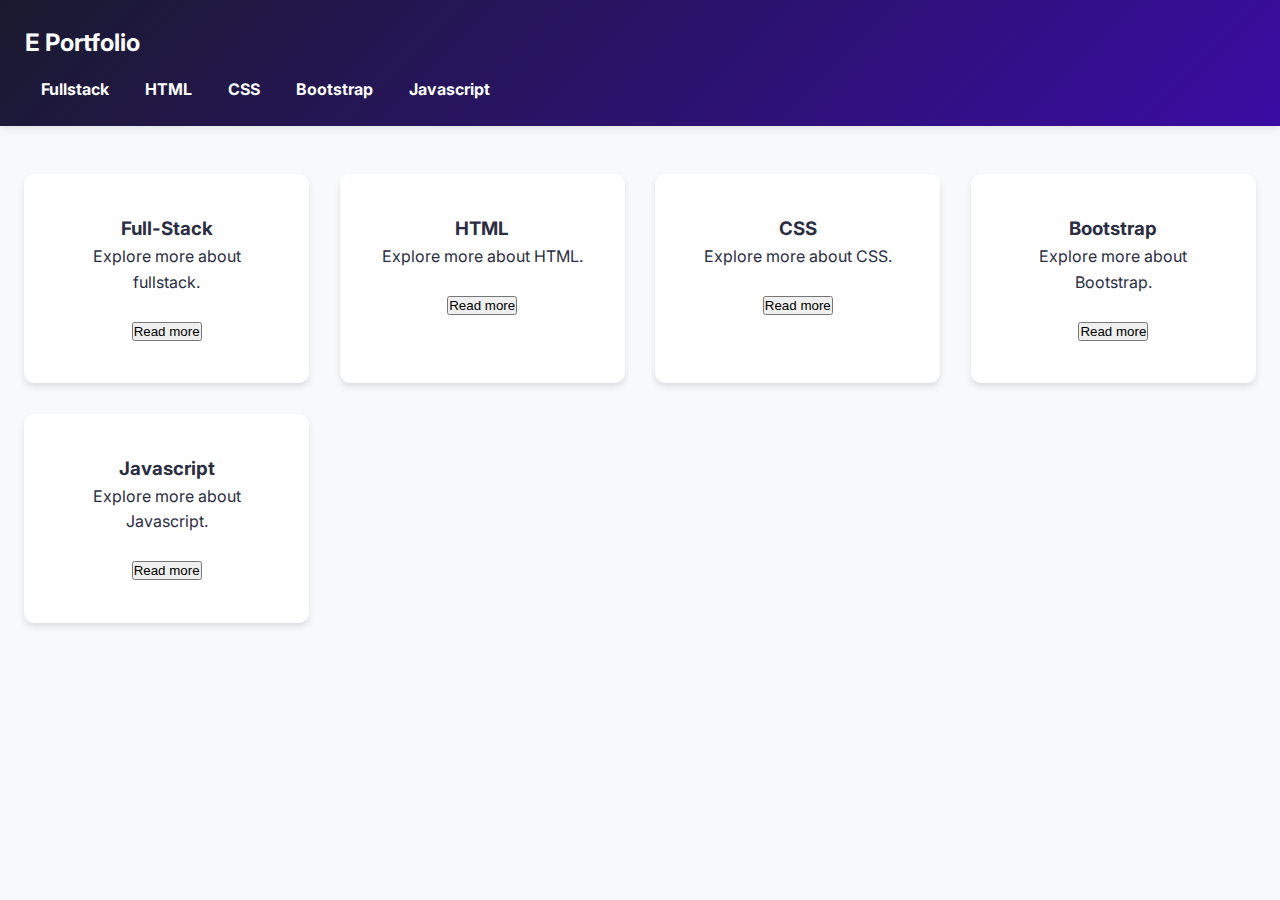
<file: index.html>
<!DOCTYPE html>
<html lang="en">
<head>
    <meta charset="UTF-8">
    <meta name="viewport" content="width=device-width, initial-scale=1.0">
    <title>E-portfolio</title>
    <link rel="stylesheet" href="index.css">
    <link href="https://fonts.googleapis.com/css2?family=Inter:wght@300;400;600;700&family=Source+Code+Pro&display=swap" rel="stylesheet">
</head>

<body>
    <header class="app-header">
        <div class="container">
            <h1 class="logo">E Portfolio</h1>
            <nav class="main-nav">
                <a href="AboutFullstack.html" class="nav-link active">Fullstack</a>
                <a href="AboutHTML.html" class="nav-link">HTML</a>
                <a href="AboutCSS.html" class="nav-link">CSS</a>
                <a href="AboutBootstrap.html" class="nav-link">Bootstrap</a>
                <a href="AboutJavascript.html" class="nav-link">Javascript</a>
            </nav>
        </div>
    </header>

    <main class="portfolio-grid">
        <article class="tech-card">
            <div class="card-content">
                <h3 class="card-title">Full-Stack</h3>
                <p class="card-text">Explore more about fullstack.</p>
                <button class="btn" onclick="navigatetoFullstack()">Read more</button>
            </div>
        </article>

        <article class="tech-card">
            <div class="card-content">
                <h3 class="card-title">HTML</h3>
                <p class="card-text">Explore more about HTML.</p>
                <button class="btn" onclick="navigatetoHTML()">Read more</button>
            </div>
        </article>

        <article class="tech-card">
            <div class="card-content">
                <h3 class="card-title">CSS</h3>
                <p class="card-text">Explore more about CSS.</p>
                <button class="btn" onclick="navigatetoCSS()">Read more</button>
            </div>
        </article>

        <article class="tech-card">
            <div class="card-content">
                <h3 class="card-title">Bootstrap</h3>
                <p class="card-text">Explore more about Bootstrap.</p>
                <button class="btn" onclick="navigatetoBootstrap()">Read more</button>
            </div>
        </article>

        <article class="tech-card">
            <div class="card-content">
                <h3 class="card-title">Javascript</h3>
                <p class="card-text">Explore more about Javascript.</p>
                <button class="btn" onclick="navigatetoJavascript()">Read more</button>
            </div>
        </article>
    </main>

    <script>
        function navigatetoFullstack() {
            window.location.href = "AboutFullstack.html";
        }

        function navigatetoHTML() {
            window.location.href = "AboutHTML.html";
        }

        function navigatetoCSS() {
            window.location.href = "AboutCSS.html";
        }

        function navigatetoBootstrap() {
            window.location.href = "AboutBootstrap.html";
        }

        function navigatetoJavascript() {
            window.location.href = "AboutJavascript.html";
        }
    </script>
    
</body>
</html>
</file>
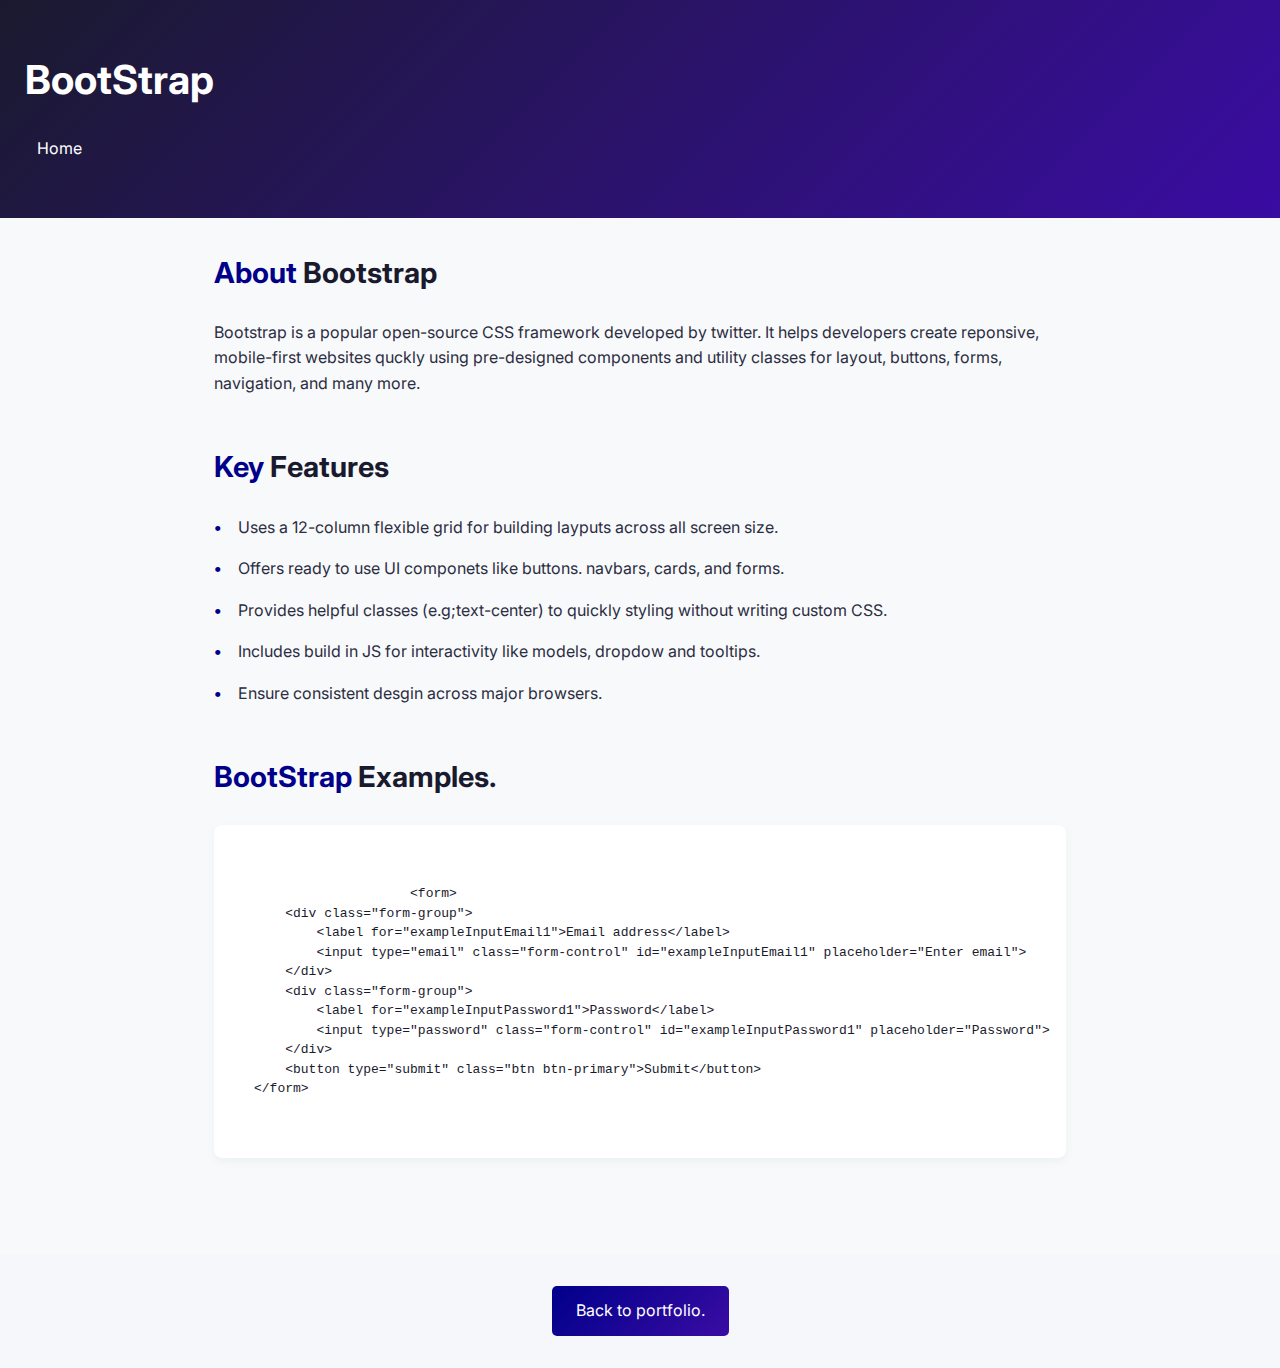
<file: AboutBootstrap.html>
<!DOCTYPE html>
<html lang="en">

<head>
    <meta charset="UTF-8">
    <meta name="viewport" content="width=device-width, initial-scale=1.0">
    <title>Bootstrap documentaion</title>
    <link href="https://fonts.googleapis.com/css2?family=Inter:wght@300;400;600;700&family=Source+Code+Pro&display=swap"
        rel="stylesheet">
    <link rel="stylesheet" href="Bootstrap.css">
</head>

<body>
    <header class="tech-header">
        <div class="container">
            <h1>BootStrap</h1>
            <nav class="breadcrumb">
                <a href="index.html"">Home</a>
            </nav>
        </div>
    </header>
    <main class="tech-content">
        <section class="tech-section">
            <h2><span class="highlight">About</span> Bootstrap</h2>
            <p>Bootstrap is a popular open-source CSS framework developed by twitter.
                It helps developers create reponsive, mobile-first websites quckly using pre-designed
                components and utility classes for layout, buttons, forms, navigation, and many more.
            </p>
        </section>

        <section class="tech-section">
            <h2><span class="highlight">Key</span> Features</h2>
            <ul class="feature-list">
                <li>Uses a 12-column flexible grid for building layputs across all screen size.</li>
                <li>Offers ready to use UI componets like buttons. navbars, cards, and forms.</li>
                <li>Provides helpful classes (e.g;text-center) to quickly styling without writing custom CSS.</li>
                <li>Includes build in JS for interactivity like models, dropdow and tooltips.</li>
                <li>Ensure consistent desgin across major browsers.</li>
            </ul>
        </section>

        <section class="tech-section">
            <h2><span class="highlight">BootStrap</span> Examples.</h2>
            <div class="code-block">
                <pre><code class="language-html">
                    &lt;form&gt;
    &lt;div class="form-group"&gt;
        &lt;label for="exampleInputEmail1"&gt;Email address&lt;/label&gt;
        &lt;input type="email" class="form-control" id="exampleInputEmail1" placeholder="Enter email"&gt;
    &lt;/div&gt;
    &lt;div class="form-group"&gt;
        &lt;label for="exampleInputPassword1"&gt;Password&lt;/label&gt;
        &lt;input type="password" class="form-control" id="exampleInputPassword1" placeholder="Password"&gt;
    &lt;/div&gt;
    &lt;button type="submit" class="btn btn-primary"&gt;Submit&lt;/button&gt;
&lt;/form&gt;
                </code></pre>
            </div>
        </section>
    </main>

    <footer class="tech-footer">
        <a href="index.html" class="back-btn"> Back to portfolio.</a>
    </footer>
</body>

</html>
</file>
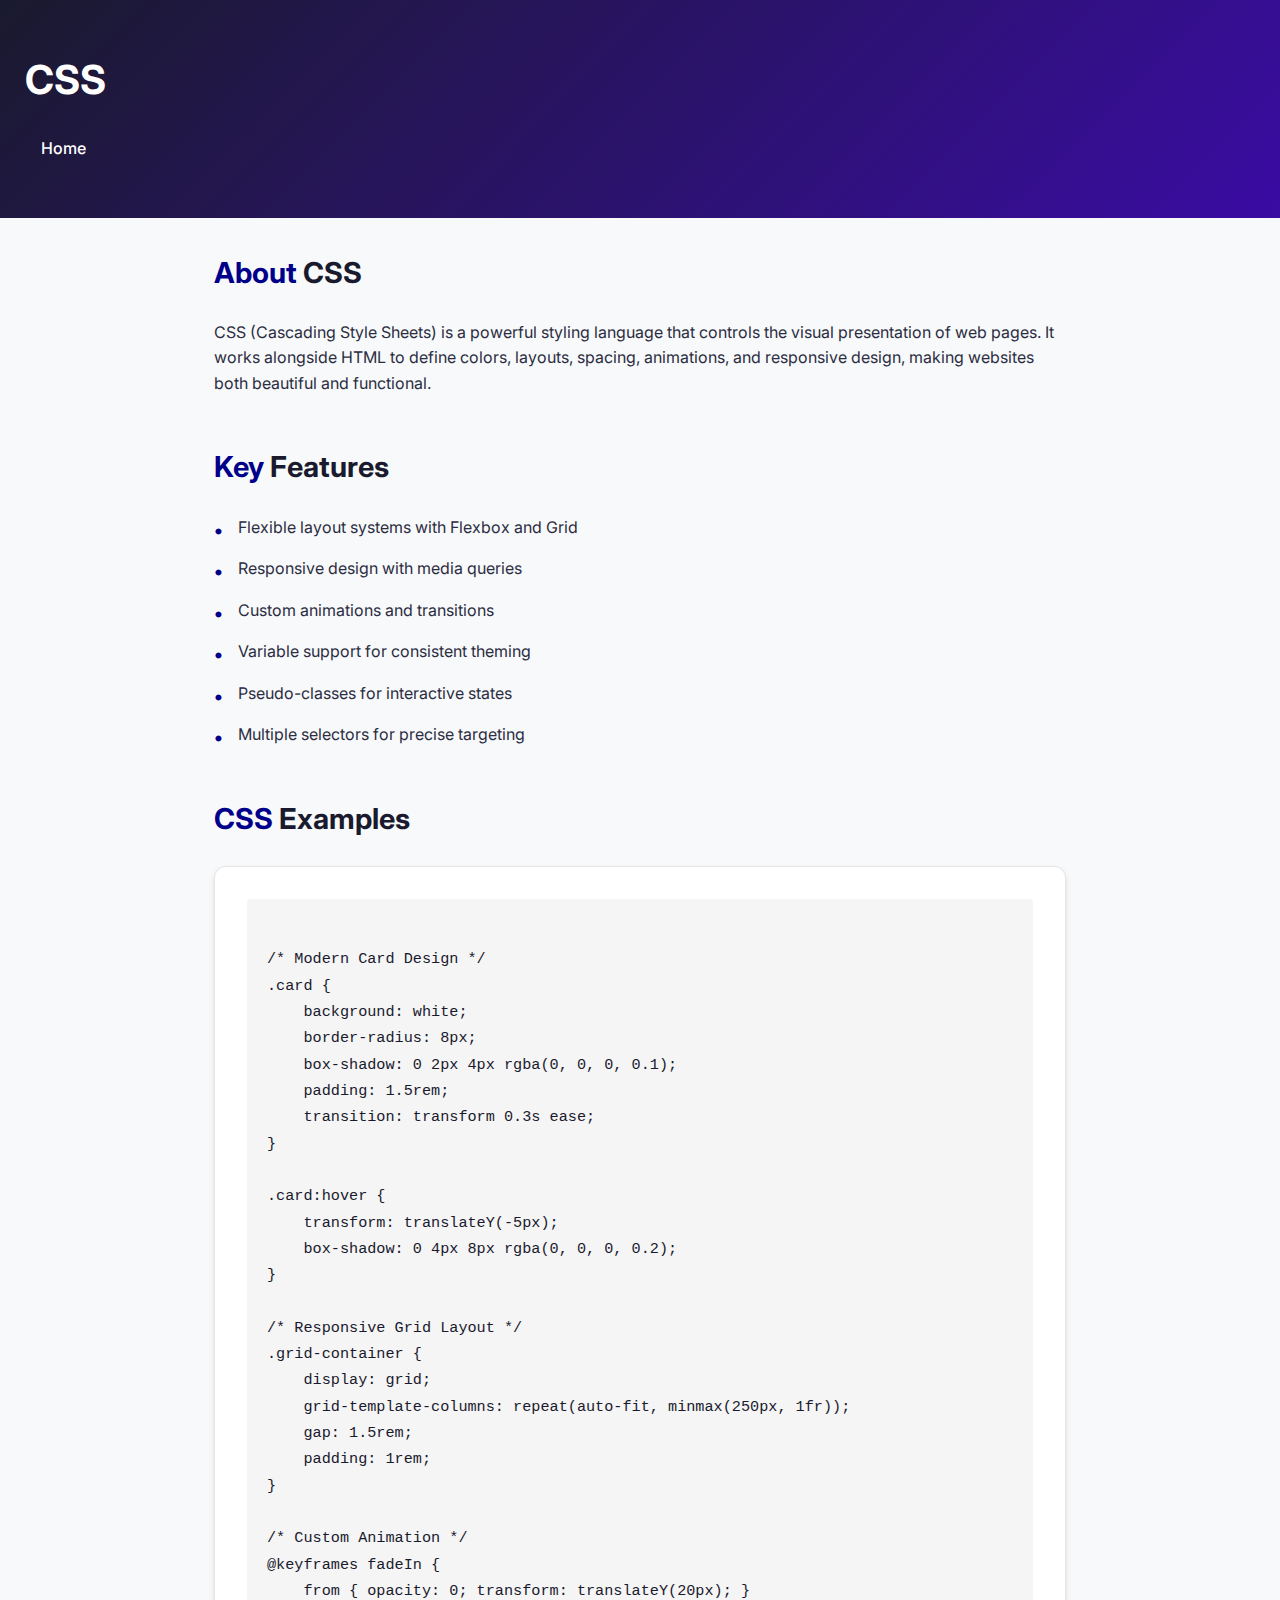
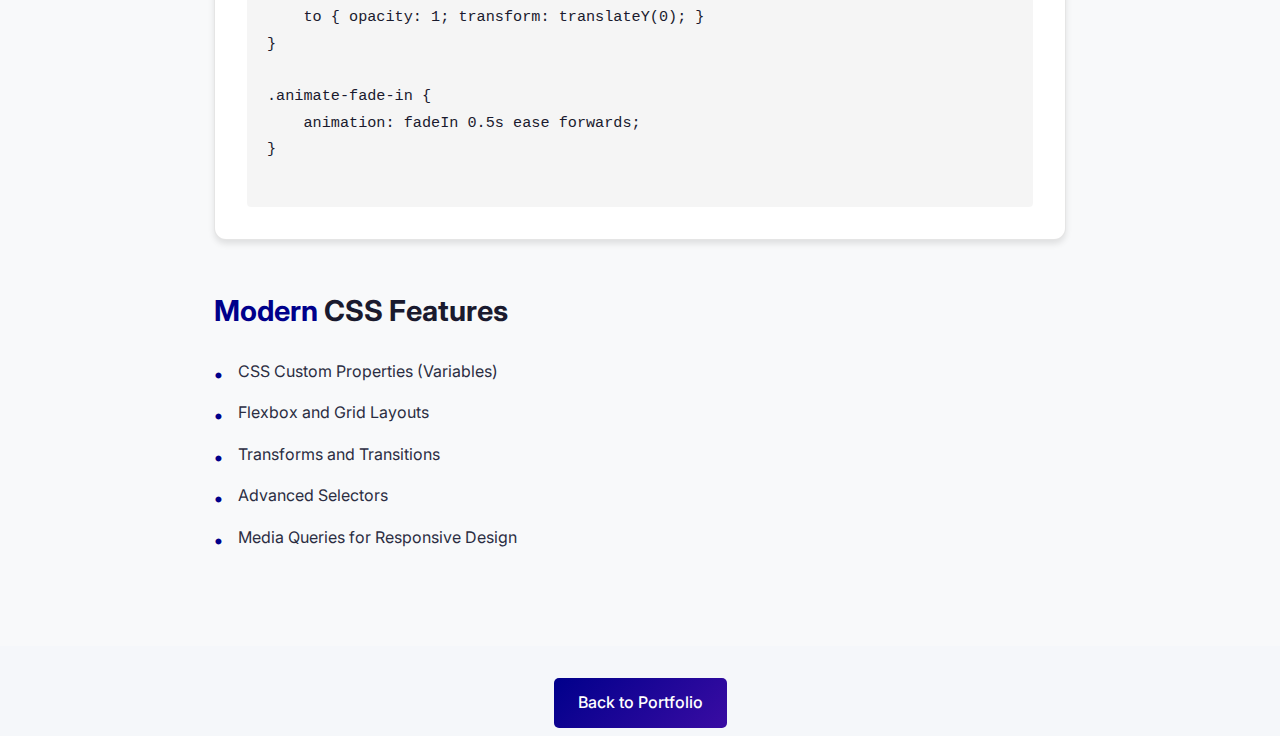
<file: AboutCSS.html>
<!DOCTYPE html>
<html lang="en">
<head>
    <meta charset="UTF-8">
    <meta name="viewport" content="width=device-width, initial-scale=1.0">
    <title>CSS Documentation</title>
    <link rel="stylesheet" href="CSS.css">
    <link href="https://fonts.googleapis.com/css2?family=Inter:wght@300;400;600;700&family=Source+Code+Pro&display=swap" rel="stylesheet">
</head>
<body>
    <header class="tech-header">
        <div class="container">
            <h1>CSS</h1>
            <nav class="breadcrumb">
                <a href="index.html">Home</a>
            </nav>
        </div>
    </header>

    <main class="tech-content">
        <section class="tech-section">
            <h2><span class="highlight">About</span> CSS</h2>
            <p>CSS (Cascading Style Sheets) is a powerful styling language that controls the visual presentation of web pages. It works alongside HTML to define colors, layouts, spacing, animations, and responsive design, making websites both beautiful and functional.</p>
        </section>
        
        <section class="tech-section">
            <h2><span class="highlight">Key</span> Features</h2>
            <ul class="feature-list">
                <li>Flexible layout systems with Flexbox and Grid</li>
                <li>Responsive design with media queries</li>
                <li>Custom animations and transitions</li>
                <li>Variable support for consistent theming</li>
                <li>Pseudo-classes for interactive states</li>
                <li>Multiple selectors for precise targeting</li>
            </ul>
        </section>

        <section class="tech-section">
            <h2><span class="highlight">CSS</span> Examples</h2>
            <div class="code-block">
                <pre><code class="language-css">
/* Modern Card Design */
.card {
    background: white;
    border-radius: 8px;
    box-shadow: 0 2px 4px rgba(0, 0, 0, 0.1);
    padding: 1.5rem;
    transition: transform 0.3s ease;
}

.card:hover {
    transform: translateY(-5px);
    box-shadow: 0 4px 8px rgba(0, 0, 0, 0.2);
}

/* Responsive Grid Layout */
.grid-container {
    display: grid;
    grid-template-columns: repeat(auto-fit, minmax(250px, 1fr));
    gap: 1.5rem;
    padding: 1rem;
}

/* Custom Animation */
@keyframes fadeIn {
    from { opacity: 0; transform: translateY(20px); }
    to { opacity: 1; transform: translateY(0); }
}

.animate-fade-in {
    animation: fadeIn 0.5s ease forwards;
}
                </code></pre>
            </div>
        </section>

        <section class="tech-section">
            <h2><span class="highlight">Modern</span> CSS Features</h2>
            <ul class="feature-list">
                <li>CSS Custom Properties (Variables)</li>
                <li>Flexbox and Grid Layouts</li>
                <li>Transforms and Transitions</li>
                <li>Advanced Selectors</li>
                <li>Media Queries for Responsive Design</li>
            </ul>
        </section>
    </main>

    <footer class="tech-footer">
        <a href="index.html" class="back-btn">Back to Portfolio</a>
    </footer>
</body>
</html>
</file>
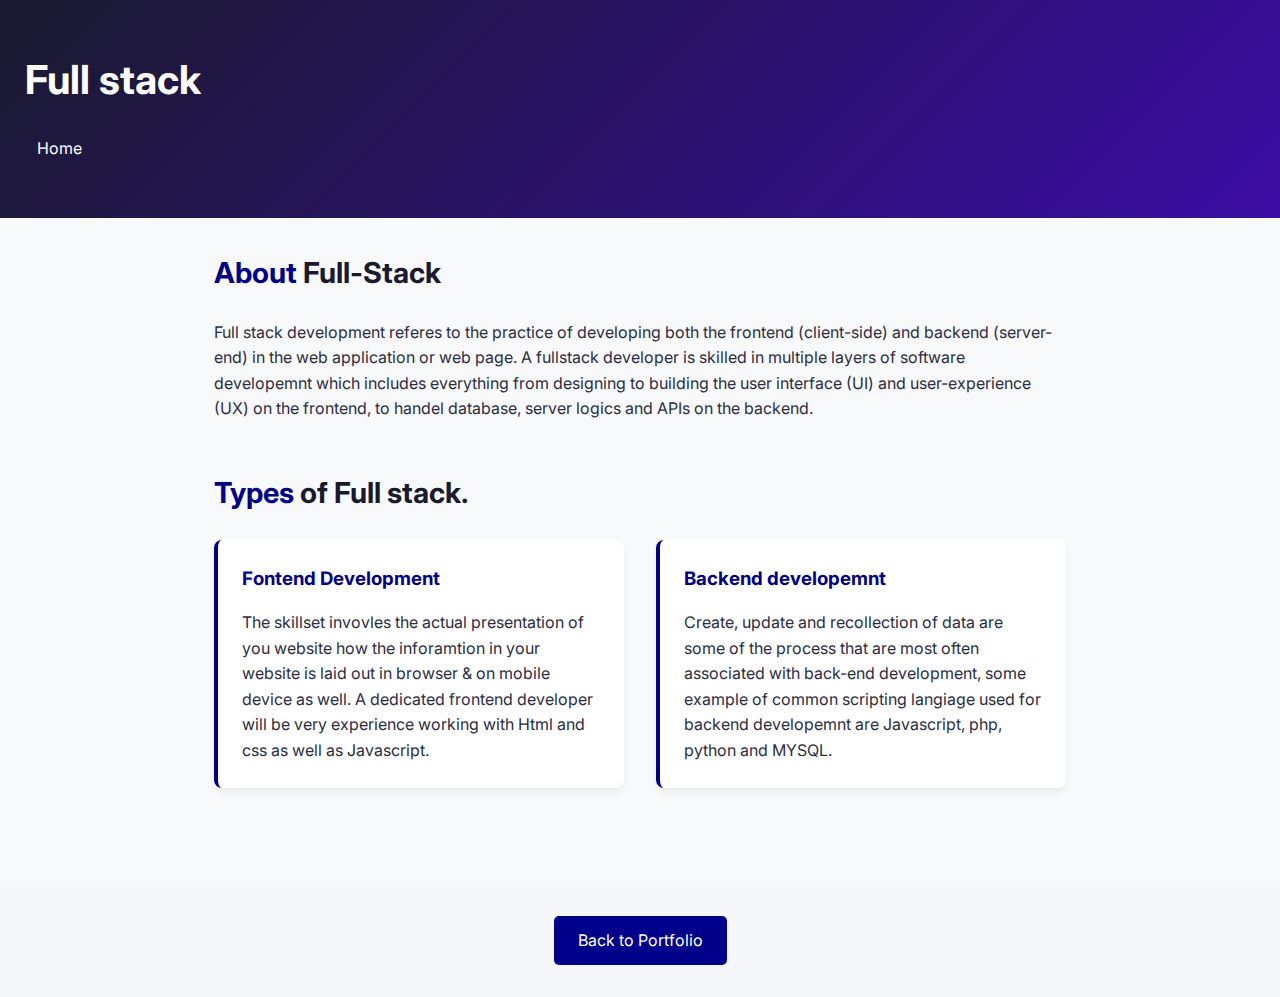
<file: AboutFullstack.html>
<!DOCTYPE html>
<html lang="en">
<head>
    <meta charset="UTF-8">
    <meta name="viewport" content="width=device-width, initial-scale=1.0">
    <title>Full stack.</title>
    <link rel="stylesheet" href="Fullstack.css">
    <link href="https://fonts.googleapis.com/css2?family=Inter:wght@300;400;600;700&family=Source+Code+Pro&display=swap"
        rel="stylesheet">
</head>

<body>
    <header class="tech-header">
        <div class="container">
            <h1>Full stack</h1>
            <nav class="breadcrumb">
                <a href="index.html">Home</a>
            </nav>
        </div>
    </header>


    <main class="tech-content">
        <section class="tech-section">
            <h2><span class="highlight">About</span> Full-Stack</h2>
            <p>Full stack development referes to the practice of developing both the frontend (client-side) and backend
                (server-end) in the web application or web page.
                A fullstack developer is skilled in multiple layers of software developemnt which includes everything
                from designing to building the user interface (UI)
                and user-experience (UX) on the frontend, to handel database, server logics and APIs on the backend.
            </p>
        </section>


        <section class="tech-section">
            <h2><span class="highlight">Types</span> of Full stack.</h2>
            <div class="two-column">
                <article class="type-card">
                    <h3>Fontend Development</h3>
                    <p>The skillset invovles the actual presentation of you website
                        how the inforamtion in your website is laid out in browser & on mobile device as well.
                        A dedicated frontend developer will be very experience working with Html and css as well as
                        Javascript.
                    </p>
                </article>

                <article class="type-card">
                    <h3>Backend developemnt</h3>
                    <p>Create, update and recollection of data are some of the process that are most often
                        associated with back-end development, some example of common scripting langiage used
                        for backend developemnt are Javascript, php, python and MYSQL.
                    </p>
                </article>
            </div>
        </section>
    </main>

    <footer class="tech-footer">
        <a href="index.html" class="back-btn">Back to Portfolio </a>
    </footer>
</body>

</html>
</file>
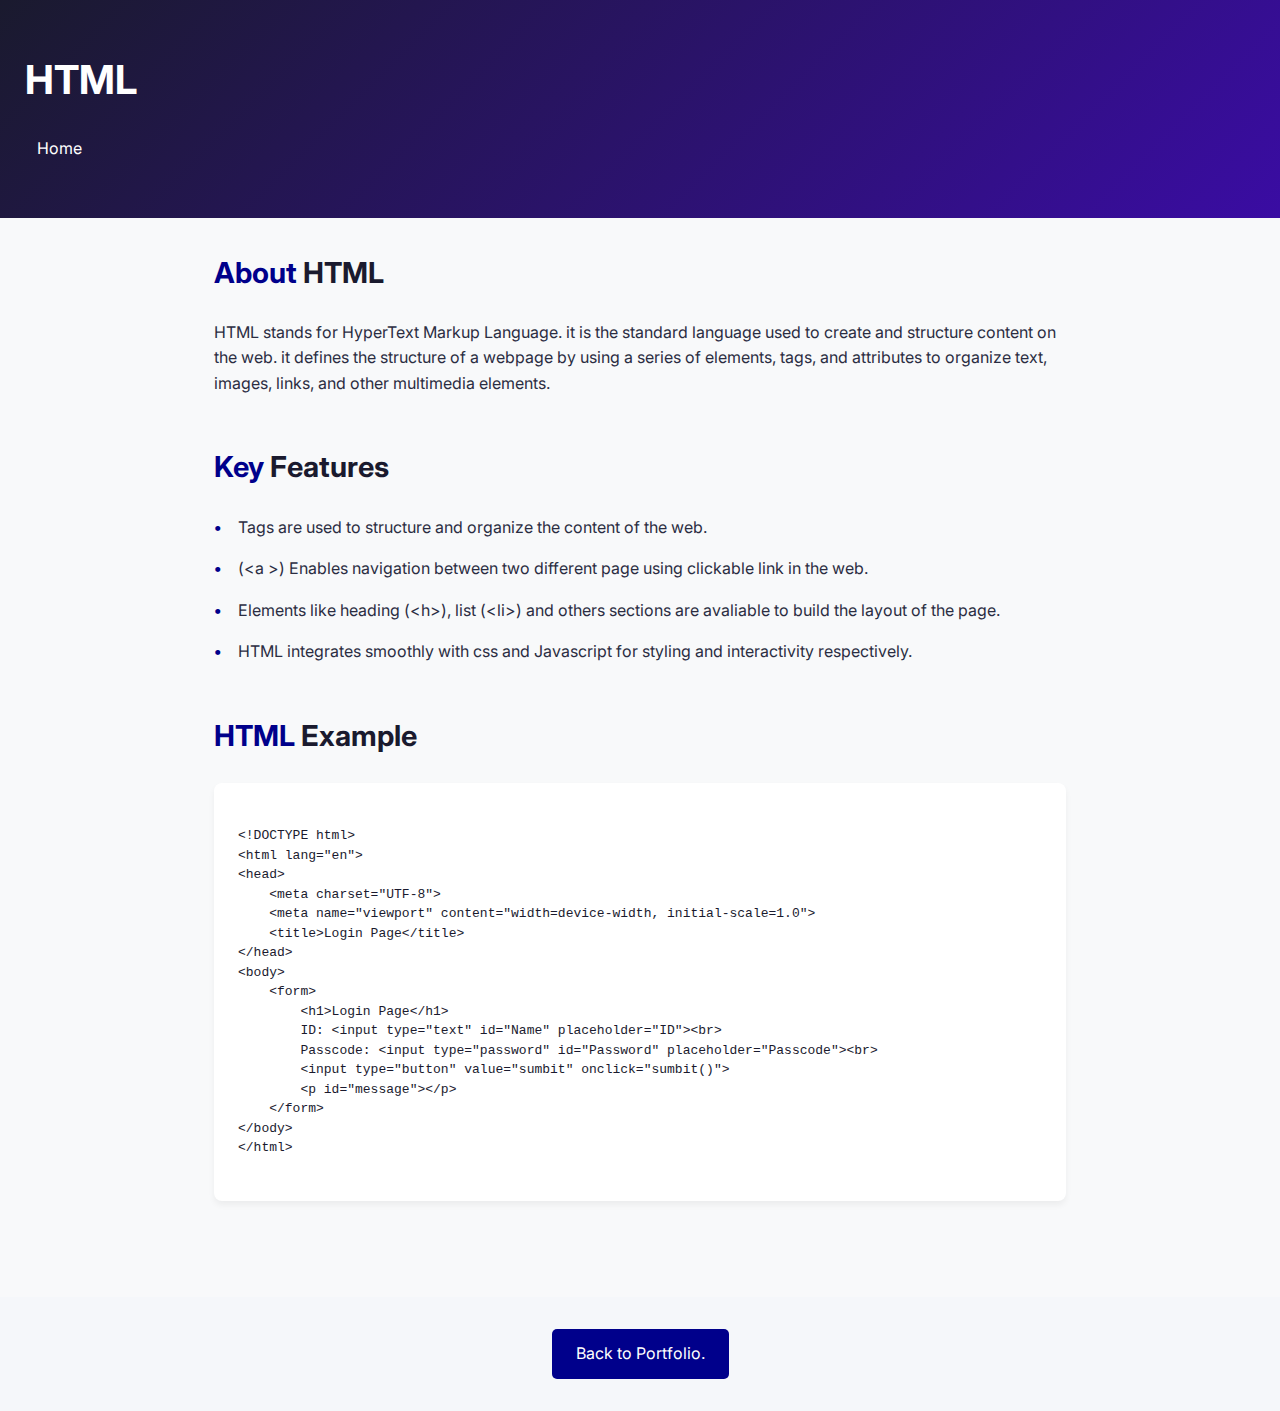
<file: AboutHTML.html>
<!DOCTYPE html>
<html lang="en">

<head>
    <meta charset="UTF-8">
    <meta name="viewport" content="width=device-width, initial-scale=1.0">
    <title>HTML documentaion.</title>
    <link rel="stylesheet" href="html.css">
    <link href="https://fonts.googleapis.com/css2?family=Inter:wght@300;400;600;700&family=Source+Code+Pro&display=swap"
        rel="stylesheet">
</head>

<body>
    <header class="tech-header">
        <div class="container">
            <h1>HTML</h1>
            <nav class="breadcrumb">
                <a href="index.html">Home</a>
            </nav>
        </div>
    </header>

    <main class="tech-content">
        <section class="tech-section">
            <h2><span class="highlight">About</span> HTML</h2>
            <P>HTML stands for HyperText Markup Language. it is the standard language used to create
                and structure content on the web. it defines the structure of a webpage by using a
                series of elements, tags, and attributes to organize text, images, links, and other
                multimedia elements.
            </P>
        </section>

        <section class="tech-section">
            <h2><span class="highlight">Key </span> Features</h2>
            <ul class="feature-list">
                <li>Tags are used to structure and organize the content of the web.</li>
                <li>(&lt;a &gt;) Enables navigation between two different page using clickable link in the web.</li>
                <li>Elements like heading (&lt;h&gt;), list (&lt;li&gt;) and others sections are avaliable to build the
                    layout of the page.
                <li>HTML integrates smoothly with css and Javascript for styling and interactivity respectively.</li>
            </ul>

        </section>

        <section class="tech-section">
            <h2><span class="highlight">HTML</span> Example</h2>
            <div class="code-block">
                <pre><code class="language-html">
&lt;!DOCTYPE html&gt;
&lt;html lang="en"&gt;
&lt;head&gt;
    &lt;meta charset="UTF-8"&gt;
    &lt;meta name="viewport" content="width=device-width, initial-scale=1.0"&gt;
    &lt;title&gt;Login Page&lt;/title&gt;
&lt;/head&gt;
&lt;body&gt;
    &lt;form&gt;
        &lt;h1&gt;Login Page&lt;/h1&gt;
        ID: &lt;input type="text" id="Name" placeholder="ID"&gt;&lt;br&gt;
        Passcode: &lt;input type="password" id="Password" placeholder="Passcode"&gt;&lt;br&gt;
        &lt;input type="button" value="sumbit" onclick="sumbit()"&gt;
        &lt;p id="message"&gt;&lt;/p&gt;
    &lt;/form&gt;
&lt;/body&gt;
&lt;/html&gt;
                </code></pre>
            </div>
        </section>
    </main>

    <footer class="tech-footer">
        <a href="index.html" class="back-btn">
             Back to Portfolio.</a>
    </footer>
</body>

</html>
</file>
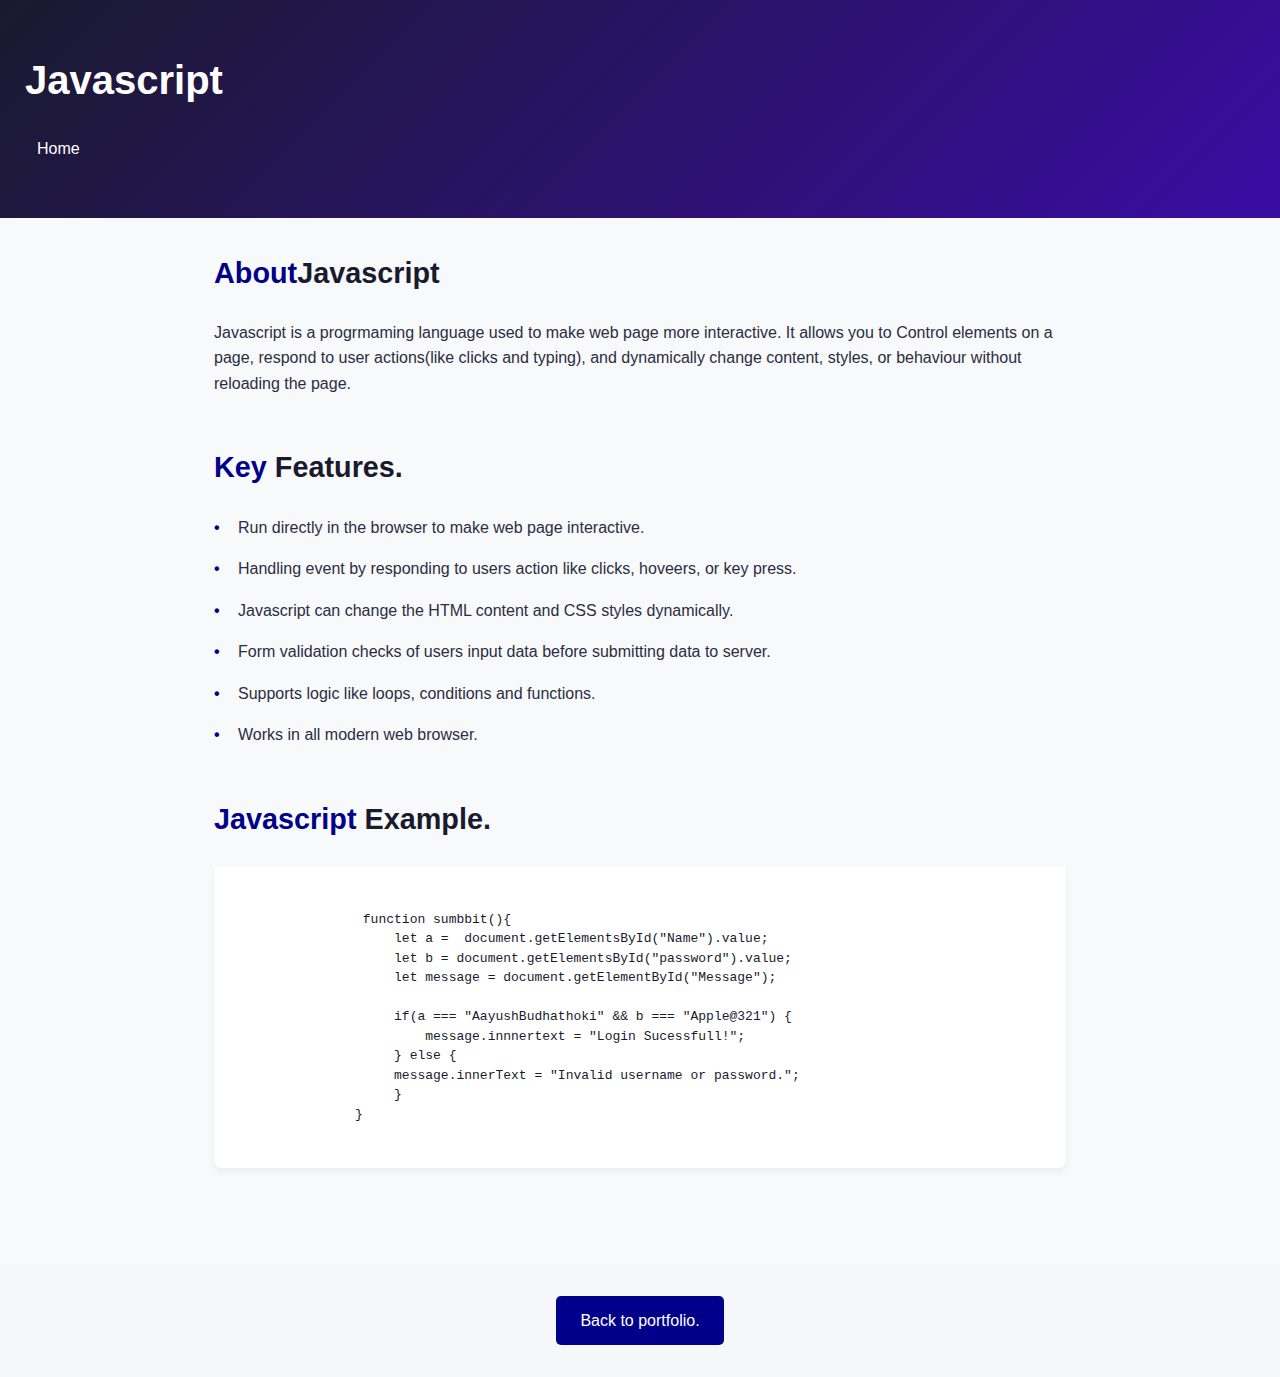
<file: AboutJavascript.html>
<!DOCTYPE html>
<html lang="en">

<head>
    <meta charset="UTF-8">
    <meta name="viewport" content="width=device-width, initial-scale=1.0">
    <title>Javascript Documentation</title>
    <link rel="stylesheet" href="Javascript.css">
</head>

<body>
    <header class="tech-header">
        <div class="container">
            <h1>Javascript</h1>
            <nav class="breadcrumb">
                <a href="index.html"> Home</a>
            </nav>
        </div>
    </header>

    <main class="tech-content">
        <section class="tech-section">
            <h2><span class="highlight">About</span>Javascript</h2>
            <p>
                Javascript is a progrmaming language used to make web page more interactive.
                It allows you to Control elements on a page, respond to user actions(like clicks and typing),
                and dynamically change content, styles, or behaviour without reloading the page.
            </p>
        </section>

        <section class="tech-section">
            <h2><span class="highlight">Key</span> Features.</h2>
            <ul class="feature-list">
                <li>Run directly in the browser to make web page interactive.</li>
                <li>Handling event by responding to users action like clicks, hoveers, or key press.</li>
                <li>Javascript can change the HTML content and CSS styles dynamically.</li>
                <li>Form validation checks of users input data before submitting data to server.</li>
                <li>Supports logic like loops, conditions and functions.</li>
                <li>Works in all modern web browser.</li>
            </ul>
        </section>

        <section class="tech-section">
            <h2><span class="highlight">Javascript</span> Example.</h2>
            <pre><code class="language-Javascript">
                function sumbbit(){
                    let a =  document.getElementsById("Name").value;
                    let b = document.getElementsById("password").value;
                    let message = document.getElementById("Message");

                    if(a === "AayushBudhathoki" && b === "Apple@321") {
                        message.innnertext = "Login Sucessfull!";
                    } else {
                    message.innerText = "Invalid username or password.";
                    }
               }
            </code></pre>
        </section>
    </main>

    <footer class="tech-footer">
        <a href="index.html" class="back-btn"> Back to portfolio.</a>
    </footer>

</body>

</html>
</file>
<file: index.css>
:root {
    --primary: Darkblue;
    --secondary: #3a0ca3;
    --dark: #1a1a2e;
    --light: #f8f9fa;
    --accent: #f72585;
    --text: #2b2d42;
    --card-bg: white;
}

*{
    margin: 0;
    padding: 0;
    box-sizing: border-box;
}

body{
    font-family: 'Inter', sans-serif;
    background-color: var(--light);
    color: var(--text);
    line-height: 1.6;
}
.container{
    max-width: 1300px;
    margin: 0 auto;
    padding: 0 25px;
}
.app-header{
    background: linear-gradient(135deg, var(--dark), var(--secondary));
    color: white;
    padding: 1.5rem 0;
    position: sticky;
    top: 0;
    z-index: 100;
    box-shadow: 0 2px 10px rgba(0, 0, 32, 0.1);
}

.logo{
    font-size: 1.5rem;
    font-weight: 695;
    margin-bottom: 0.9rem;
}
.main nav{
    display: flex;
    gap: 1.4rem;
    justify-content: flex-end;

    
}
.nav-link{
    color: white;
    text-decoration: none;
    font-weight: 695;
    padding: 0.6rem 1rem;
    border-radius: 5px;
    transition: background-color 0.4s ease;
    text-decoration: none;
    color: inherit;
}
.nav-link:hover{
    background-color: var(--primary);
}
.nav-link.active{ 
    text-decoration: none;
   color: inherit;
   transition: background-color 0.4s ease;
}
.nav-link.active:hover{
    background-color: var(--primary);
}
.portfolio-grid{
    display: grid;
    grid-template-columns: repeat(auto-fit, minmax(280px, 1fr));
    flex-direction: column;
    gap: 1.9rem;
    padding: 3rem 1.5rem;
    max-width: 1200;
    margin: 0 auto;
}
.tech-card{
    background: var(--card-bg);
    border-radius: 10px;
    padding: 2.5rem;
    box-shadow: 0 4px 6px rgba(0, 0, 32, 0.1);
    transition: transform 0.3s ease, box-shadow 0.3s ease;
    text-align: center;
    width: 100%;
}
.tech-card:hover{
    transform: translateY(-10px);
    box-shadow: 0 10px 20px rgba(0, 0, 32, 0.1);
}
.card-icon{
    width: 65px;
    height: 64px;
    margin: 0 auto 1.5rem;
    background: linear-gradient(135deg, var(--primary), var(--secondary));
    border-radius: 55%;
    display: flex;
    align-items: center;
    justify-content: center;
    color: white;
    font-size: 1.6rem;
}
.tech-card h2{
    color: var(--primary);
    margin-bottom: 1.1rem;
    font-size: 1.5rem;
}
.tech-card p{
    margin-bottom: 1.4rem;
    color: var(--text);
}
.card-btn{
    display: inline-block;
    background-color: var(--primary);
    color: white;
    padding: 0.80rem 1.4rem;
    border-radius: 6px;
    text-decoration: none;
    font-weight: 550;
    transition: all 0.4s ease;
}
.card-btn:hover{
    background-color: var(--secondary);
    transform: translateY(-3px);
}
.app-footer{
    text-align: center;
    padding: 2.5rem;
    background-color: var(--dark);
    color: white;
}
@media (max-width: 768){
    .portfolio-grid{
        grid-template-columns: 2fr;
    }
    .main-nav{
        flex-direction: column;
        align-items: center;
        gap: 1rem;
    }
}
</file>
<file: CSS.css>
@import url('index.css');

.container {
    max-width: 1300px;
    margin: 0 auto;
    padding: 0 25px;
    display: flex;
    flex-direction: column;
    align-items: flex-start;
    gap: 1rem;
}

.tech-header {
    background: linear-gradient(135deg, var(--dark), var(--secondary));
    color: white;
    padding: 3rem 0;
    margin-bottom: 2rem;
}

.tech-header h1 {
    font-size: 2.5rem;
    margin: 0;
    font-weight: 700;
}

.breadcrumb {
    display: flex;
    align-items: center;
    padding: 8px 16px;
    border-radius: 4px;
    transition: all 0.3s ease;
    align-self: flex-start;
}

.breadcrumb a {
    color: white;
    text-decoration: none;
    font-weight: 500;
}

.breadcrumb:hover {
    background-color: #2196F3;
    transform: translateY(-2px);
}

.tech-content {
    max-width: 900px;
    margin: 0 auto;
    padding: 0 1.5rem 3rem;
}

.tech-section {
    margin-bottom: 3rem;
}

.tech-section h2 {
    font-size: 1.8rem;
    margin-bottom: 1.5rem;
    color: var(--dark);
}

.highlight {
    color: var(--primary);
}

.feature-list {
    list-style: none;
    padding-left: 0;
}

.feature-list li {
    margin-bottom: 1rem;
    padding-left: 1.5rem;
    position: relative;
}

.feature-list li::before {
    content: '•';
    color: var(--primary);
    position: absolute;
    left: 0;
    font-weight: bold;
    font-size: 1.2em;
}

.code-block {
    background: var(--card-bg);
    padding: 2rem;
    border-radius: 12px;
    box-shadow: 0 4px 6px rgba(0, 0, 0, 0.1);
    margin: 1.5rem 0;
    border: 1px solid rgba(0, 0, 0, 0.1);
}

.code-block pre {
    margin: 0;
    font-family: 'Source Code Pro', monospace;
    background: rgba(0, 0, 0, 0.04);
    border-radius: 4px;
    padding: 1.25rem;
    overflow-x: auto;
}

.code-block code {
    color: var(--dark);
    line-height: 1.6;
    font-size: 0.95rem;
}

.tech-footer {
    text-align: center;
    padding: 2rem;
    background-color: #f5f7fa;
    display: flex;
    justify-content: center;
    align-items: center;
}

.back-btn {
    display: inline-block;
    padding: 0.75rem 1.5rem;
    background: linear-gradient(135deg, var(--primary), var(--secondary));
    color: white;
    text-decoration: none;
    border-radius: 5px;
    font-weight: 500;
    transition: all 0.3s ease;
}

.back-btn:hover {
    background: linear-gradient(135deg, var(--secondary), var(--primary));
    transform: translateY(-2px);
    box-shadow: 0 4px 8px rgba(0, 0, 32, 0.2);
}

@media (max-width: 768px) {
    .tech-header {
        padding: 2rem 0;
    }

    .tech-header h1 {
        font-size: 2rem;
    }

    .tech-section h2 {
        font-size: 1.5rem;
    }

    .code-block {
        padding: 1rem;
    }

    .code-block pre {
        padding: 1rem;
        font-size: 0.9rem;
    }
}
</file>
<file: Fullstack.css>
@import url('index.css');

.tech-header {
    background: linear-gradient(135deg, var(--dark), var(--secondary));
    color: white;
    padding: 3rem 0;
    margin-bottom: 2rem;
}

.tech-header h1 {
    font-size: 2.5rem;
    margin-bottom: 1rem;
}

.breadcrumb {
    max-width: 100px;
    transition: background-color 0.4s ease;
    display: flex;
    padding: 8px 12px;
    border-radius: 4px;
}

.breadcrumb a {
    color: white;
    text-decoration: none;
}

.breadcrumb:hover {
    background-color: rgb(40, 72, 131);
}

.tech-content {
    max-width: 900px;
    margin: 0 auto;
    padding: 0 1.5rem 3rem;
}

.tech-section {
    margin-bottom: 3rem;
}

.tech-section h2 {
    font-size: 1.8rem;
    margin-bottom: 1.5rem;
    color: var(--dark);
}

.highlight {
    color: var(--primary);
}

.two-column {
    display: grid;
    grid-template-columns: 1fr 1fr;
    gap: 2rem;
}

.type-card {
    background: var(--card-bg);
    padding: 1.5rem;
    border-radius: 8px;
    box-shadow: 0 4px 6px rgba(0,0,0,0.05);
    border-left: 4px solid var(--primary);
}

.type-card h3 {
    color: var(--primary);
    margin-bottom: 1rem;
}

.tech-footer {
    text-align: center;
    padding: 2rem;
    background-color: #f5f7fa;
}

.back-btn {
    display: inline-block;
    padding: 0.75rem 1.5rem;
    background-color: var(--primary);
    color: white;
    text-decoration: none;
    border-radius: 5px;
    transition: all 0.3s ease;
}

.back-btn:hover {
    background-color: var(--secondary);
}

@media (max-width: 768px) {
    .two-column {
        grid-template-columns: 1fr;
    }
}
</file>
<file: html.css>
@import url('index.css');

.tech-header {
    background: linear-gradient(135deg, var(--dark), var(--secondary));
    color: white;
    padding: 3rem 0;
    margin-bottom: 2rem;
}

.tech-header h1 {
    font-size: 2.5rem;
    margin-bottom: 1rem;
}

.breadcrumb {
    max-width: 100px;
    transition: background-color 0.4s ease;
    display: flex;
    padding: 8px 12px;
    border-radius: 4px;
}

.breadcrumb a {
    color: white;
    text-decoration: none;
}

.breadcrumb:hover {
    background-color: rgb(40, 72, 131);
}

.tech-content {
    max-width: 900px;
    margin: 0 auto;
    padding: 0 1.5rem 3rem;
}

.tech-section {
    margin-bottom: 3rem;
}

.tech-section h2 {
    font-size: 1.8rem;
    margin-bottom: 1.5rem;
    color: var(--dark);
}

.highlight {
    color: var(--primary);
}

.feature-list {
    list-style: none;
    padding-left: 0;
}

.feature-list li {
    margin-bottom: 1rem;
    padding-left: 1.5rem;
    position: relative;
}

.feature-list li::before {
    content: '•';
    color: var(--primary);
    position: absolute;
    left: 0;
    font-weight: bold;
}

.code-block {
    background: var(--card-bg);
    padding: 1.5rem;
    border-radius: 8px;
    box-shadow: 0 4px 6px rgba(0,0,0,0.05);
    overflow-x: auto;
}

.code-block pre {
    margin: 0;
    font-family: 'Source Code Pro', monospace;
}

.code-block code {
    display: block;
    color: var(--dark);
    line-height: 1.5;
}

.tech-footer {
    text-align: center;
    padding: 2rem;
    background-color: #f5f7fa;
    justify-content: center;
    display: flex;
}

.back-btn {
    display: inline-block;
    padding: 0.75rem 1.5rem;
    background-color: var(--primary);
    color: white;
    text-decoration: none;
    border-radius: 5px;
    transition: all 0.3s ease;
}

.back-btn:hover {
    background-color: var(--secondary);
}

@media (max-width: 768px) {
    .tech-header {
        padding: 2rem 0;
    }

    .tech-header h1 {
        font-size: 2rem;
    }

    .tech-section h2 {
        font-size: 1.5rem;
    }

    .code-block {
        padding: 1rem;
    }
}
</file>
<file: Javascript.css>
@import url('index.css');

.tech-header {
    background: linear-gradient(135deg, var(--dark), var(--secondary));
    color: white;
    padding: 3rem 0;
    margin-bottom: 2rem;
}

.tech-header h1 {
    font-size: 2.5rem;
    margin-bottom: 1rem;
}

.breadcrumb {
    max-width: 100px;
    transition: background-color 0.4s ease;
    display: flex;
    padding: 8px 12px;
    border-radius: 4px;
}

.breadcrumb a {
    color: white;
    text-decoration: none;
}

.breadcrumb:hover {
    background-color: rgb(40, 72, 131);
}

.tech-content {
    max-width: 900px;
    margin: 0 auto;
    padding: 0 1.5rem 3rem;
}

.tech-section {
    margin-bottom: 3rem;
}

.tech-section h2 {
    font-size: 1.8rem;
    margin-bottom: 1.5rem;
    color: var(--dark);
}

.highlight {
    color: var(--primary);
}

.feature-list {
    list-style: none;
    padding-left: 0;
}

.feature-list li {
    margin-bottom: 1rem;
    padding-left: 1.5rem;
    position: relative;
}

.feature-list li::before {
    content: '•';
    color: var(--primary);
    position: absolute;
    left: 0;
    font-weight: bold;
}

pre {
    background: var(--card-bg);
    padding: 1.5rem;
    border-radius: 8px;
    box-shadow: 0 4px 6px rgba(0,0,0,0.05);
    overflow-x: auto;
    margin: 0;
    font-family: 'Source Code Pro', monospace;
}

code {
    display: block;
    color: var(--dark);
    line-height: 1.5;
}

.tech-footer {
    text-align: center;
    padding: 2rem;
    background-color: #f5f7fa;
}

.back-btn {
    display: inline-block;
    padding: 0.75rem 1.5rem;
    background-color: var(--primary);
    color: white;
    text-decoration: none;
    border-radius: 5px;
    transition: all 0.3s ease;
}

.back-btn:hover {
    background-color: var(--secondary);
}

@media (max-width: 768px) {
    .tech-header {
        padding: 2rem 0;
    }

    .tech-header h1 {
        font-size: 2rem;
    }

    .tech-section h2 {
        font-size: 1.5rem;
    }

    pre {
        padding: 1rem;
    }
}
</file>
